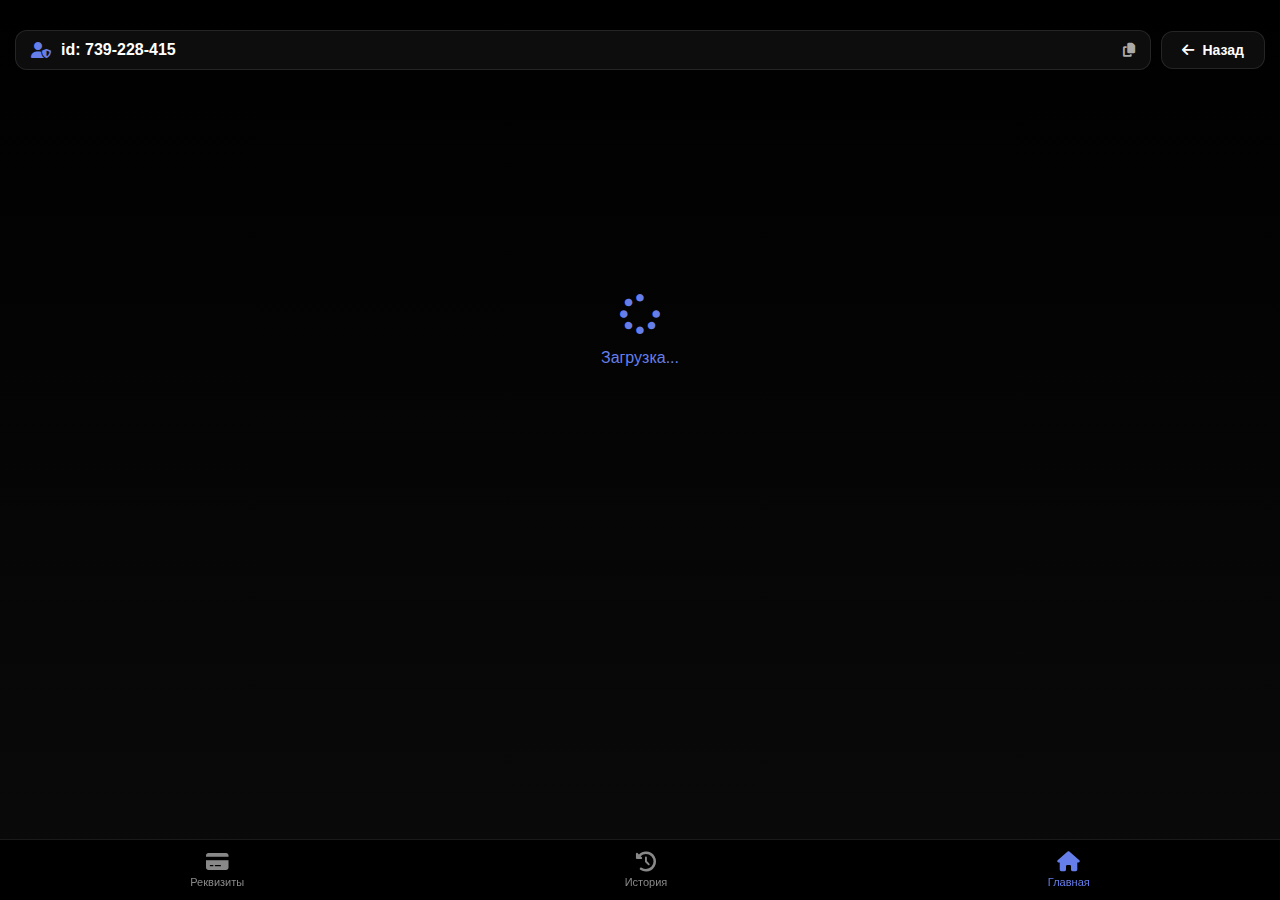
<file: web-app/index.html>
<!DOCTYPE html>
<html lang="ru">
<head>
    <meta charset="UTF-8">
    <meta name="viewport" content="width=device-width, initial-scale=1.0">
    <title>MGR_12</title>
    <link rel="stylesheet" href="style.css">
    <link rel="stylesheet" href="https://cdnjs.cloudflare.com/ajax/libs/font-awesome/6.4.0/css/all.min.css">
</head>
<body>
    <div class="container">
        <!-- Верхняя панель -->
        <header class="header">
            <div class="user-id" onclick="copyUserId()" title="Нажмите для копирования">
                <i class="fas fa-user-shield"></i>
                <span id="userId">id: 739-228-415</span>
                <i class="fas fa-copy copy-icon"></i>
            </div>
            <button class="back-btn" id="backBtn" onclick="showMain()">
                <i class="fas fa-arrow-left"></i> Назад
            </button>
        </header>

        <!-- Основной контент (будет загружаться динамически) -->
        <main class="main-content" id="mainContent">
            <div class="loading">
                <i class="fas fa-spinner fa-spin"></i>
                <p>Загрузка...</p>
            </div>
        </main>

        <!-- Нижнее меню -->
        <nav class="bottom-nav">
            <a href="#" class="nav-item" onclick="loadPage('requisites')">
                <i class="fas fa-credit-card"></i>
                <span>Реквизиты</span>
            </a>
            <a href="#" class="nav-item" onclick="loadPage('history')">
                <i class="fas fa-history"></i>
                <span>История</span>
            </a>
            <a href="#" class="nav-item active" onclick="loadPage('home')">
                <i class="fas fa-home"></i>
                <span>Главная</span>
            </a>
        </nav>
    </div>

    <!-- Telegram Web App SDK -->
    <script src="https://telegram.org/js/telegram-web-app.js"></script>
    <script src="app.js"></script>
</body>
</html>
</file>
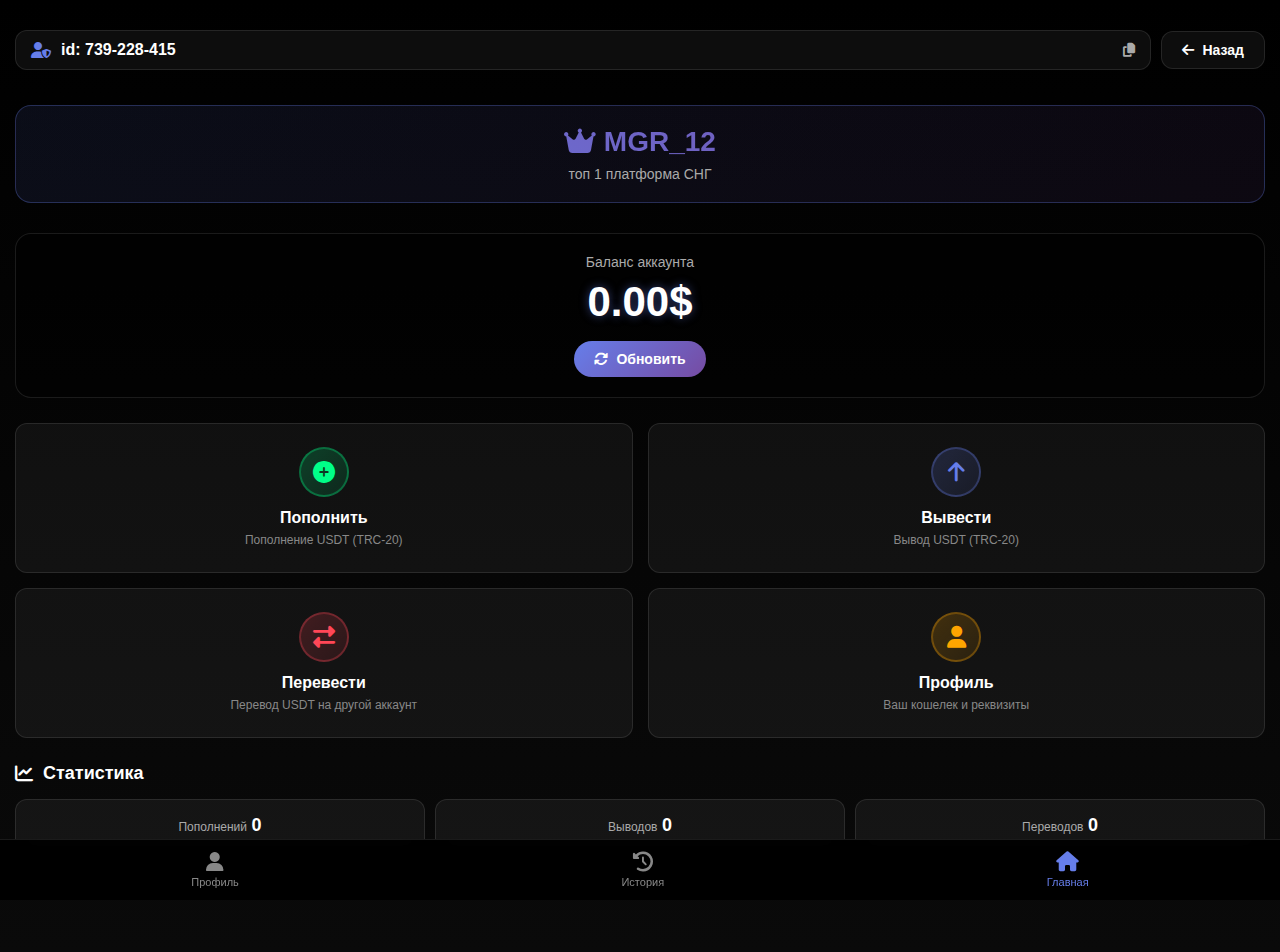
<file: web-app/web-app/index.html>
<!DOCTYPE html>
<html lang="ru">
<head>
    <meta charset="UTF-8">
    <meta name="viewport" content="width=device-width, initial-scale=1.0">
    <title>MGR_12</title>
    <link rel="stylesheet" href="style.css">
    <link rel="stylesheet" href="https://cdnjs.cloudflare.com/ajax/libs/font-awesome/6.4.0/css/all.min.css">
</head>
<body>
    <div class="container">
        <!-- Верхняя панель -->
        <header class="header">
            <div class="user-id" onclick="copyUserId()" title="Нажмите для копирования">
                <i class="fas fa-user-shield"></i>
                <span id="userId">id: 739-228-415</span>
                <i class="fas fa-copy copy-icon"></i>
            </div>
            <button class="back-btn" id="backBtn" onclick="showMain()">
                <i class="fas fa-arrow-left"></i> Назад
            </button>
        </header>

        <!-- Основной контент -->
        <main class="main-content" id="mainContent">
            <!-- Главная страница -->
            <div class="page active" id="homePage">
                <div class="company-section">
                    <h1><i class="fas fa-crown"></i> MGR_12</h1>
                    <p class="company-slogan">топ 1 платформа СНГ</p>
                </div>

                <div class="balance-display">
                    <div class="balance-label">Баланс аккаунта</div>
                    <div class="balance-amount" id="currentBalance">0.00$</div>
                    <div class="balance-actions">
                        <button class="refresh-btn" onclick="updateBalance()">
                            <i class="fas fa-sync-alt"></i> Обновить
                        </button>
                    </div>
                </div>

                <div class="cards-grid">
                    <div class="card" onclick="showDepositPage()">
                        <div class="card-icon deposit">
                            <i class="fas fa-plus-circle"></i>
                        </div>
                        <h3>Пополнить</h3>
                        <p>Пополнение USDT (TRC-20)</p>
                    </div>

                    <div class="card" onclick="showWithdrawPage()">
                        <div class="card-icon withdraw">
                            <i class="fas fa-arrow-up"></i>
                        </div>
                        <h3>Вывести</h3>
                        <p>Вывод USDT (TRC-20)</p>
                    </div>

                    <div class="card" onclick="showTransferPage()">
                        <div class="card-icon transfer">
                            <i class="fas fa-exchange-alt"></i>
                        </div>
                        <h3>Перевести</h3>
                        <p>Перевод USDT на другой аккаунт</p>
                    </div>

                    <div class="card" onclick="showProfilePage()">
                        <div class="card-icon profile">
                            <i class="fas fa-user"></i>
                        </div>
                        <h3>Профиль</h3>
                        <p>Ваш кошелек и реквизиты</p>
                    </div>
                </div>

                <div class="stats-section">
                    <h2><i class="fas fa-chart-line"></i> Статистика</h2>
                    <div class="stats">
                        <div class="stat-item">
                            <span class="stat-label">Пополнений</span>
                            <span class="stat-value" id="depositCount">0</span>
                        </div>
                        <div class="stat-item">
                            <span class="stat-label">Выводов</span>
                            <span class="stat-value" id="withdrawCount">0</span>
                        </div>
                        <div class="stat-item">
                            <span class="stat-label">Переводов</span>
                            <span class="
stat-value" id="transferCount">0</span>
                        </div>
                    </div>
                </div>
            </div>

            <!-- Страница профиля -->
            <div class="page" id="profilePage">
                <div class="page-header">
                    <h2><i class="fas fa-user-circle"></i> Мой профиль</h2>
                </div>

                <div class="profile-content">
                    <div class="profile-card">
                        <div class="profile-info">
                            <div class="info-item">
                                <span class="label">Ваш ID:</span>
                                <div class="value clickable" onclick="copyUserId()">
                                    739-228-415 <i class="fas fa-copy"></i>
                                </div>
                            </div>
                        </div>
                    </div>

                    <div class="wallet-section">
                        <h3><i class="fas fa-wallet"></i> Ваш криптокошелек</h3>
                        
                        <div class="wallet-card">
                            <div class="wallet-header">
                                <div class="network-badge">
                                    <i class="fas fa-link"></i> TRC-20
                                </div>
                                <div class="currency-badge">
                                    <i class="fas fa-dollar-sign"></i> USDT
                                </div>
                            </div>

                            <div class="address-container">
                                <label>Адрес для пополнения:</label>
                                <div class="address-display" onclick="copyAddress()">
                                    <span id="walletAddress">T9zXp9vLk8nGm3JfD2q1rW5tY7uI0oP4a6</span>
                                    <i class="fas fa-copy copy-icon"></i>
                                </div>
                                <p class="address-note">
                                    <i class="fas fa-info-circle"></i>
                                    Отправляйте только USDT по сети TRC-20
                                </p>
                            </div>

                            <div class="qr-container">
                                <h4>QR-код для пополнения:</h4>
                                <div class="qr-code">
                                    <div class="qr-placeholder">
                                        <i class="fas fa-qrcode"></i>
                                        <p>QR-код сгенерирован</p>
                                        <small>Отсканируйте для быстрого пополнения</small>
                                    </div>
                                </div>
                            </div>

                            <div class="wallet-actions">
                                <button class="wallet-btn" onclick="shareWallet()">
                                    <i class="fas fa-share-alt"></i> Поделиться
                                </button>
                                <button class="wallet-btn" onclick="saveWalletInfo()">
                                    <i class="fas fa-save"></i> Сохранить
                                </button>
                            </div>
                        </div>

                        <div class="security-info">
                            <h4><i class="fas fa-shield-alt"></i> Меры безопасности</h4>
                            <ul class="security-list">
                                <li><i class="fas fa-check"></i> Никому не передавайте приватные ключи</li>
                                <li><i class="fas fa-check"></i> Проверяйте адрес перед отправкой</li>
                                <li><i class="fas fa-check"></i> Используйте только сеть TRC-20 для USDT</li>
                                <li><i class="fas fa-check"></i> Храните адрес в безопасном месте</li>
                            </ul>
                        </div>
</div>
                </div>
            </div>

            <!-- Страница пополнения -->
            <div class="page" id="depositPage">
                <div class="page-header">
                    <h2><i class="fas fa-plus-circle"></i> Пополнение счета</h2>
                </div>

                <div class="deposit-content">
                    <div class="deposit-info">
                        <div class="info-card">
                            <i class="fas fa-info-circle"></i>
                            <p>Пополнение осуществляется только в USDT по сети TRC-20</p>
                        </div>
                    </div>

                    <div class="address-section">
                        <h3>Ваш адрес для пополнения:</h3>
                        <div class="address-box" onclick="copyAddress()">
                            <code id="depositAddress">T9zXp9vLk8nGm3JfD2q1rW5tY7uI0oP4a6</code>
                            <button class="copy-btn">
                                <i class="fas fa-copy"></i> Копировать
                            </button>
                        </div>
                        <p class="address-hint">
                            <i class="fas fa-exclamation-triangle"></i>
                            Отправляйте только USDT (TRC-20) на этот адрес
                        </p>
                    </div>

                    <div class="qr-section">
                        <h3>Или отсканируйте QR-код:</h3>
                        <div class="qr-box">
                            <div class="qr-display">
                                <i class="fas fa-qrcode"></i>
                                <p>QR-код вашего адреса</p>
                            </div>
                        </div>
                    </div>

                    <div class="deposit-instructions">
                        <h3><i class="fas fa-list-ol"></i> Инструкция:</h3>
                        <ol class="instructions-list">
                            <li>Скопируйте адрес выше или отсканируйте QR-код</li>
                            <li>Отправьте USDT на этот адрес с любого кошелька</li>
                            <li>Убедитесь, что выбрали сеть TRC-20</li>
                            <li>Средства поступят в течение 5-30 минут</li>
                        </ol>
                    </div>

                    <div class="deposit-notice">
                        <i class="fas fa-clock"></i>
                        <p>После отправки средств нажмите "Проверить пополнение"</p>
                    </div>

                    <div class="deposit-actions">
                        <button class="action-btn check-btn" onclick="checkDeposit()">
                            <i class="fas fa-sync"></i> Проверить пополнение
                        </button>
                        <button class="action-btn support-btn" onclick="contactSupport()">
                            <i class="fas fa-headset"></i> Поддержка
                        </button>
                    </div>
                </div>
            </div>

            <!-- Страница вывода -->
            <div class="page" id="withdrawPage">
                <div class="page-header">
                    <h2><i class="fas fa-arrow-up"></i> Вывод средств</h2>
                </div>

                <div class="withdraw-content">
                    <div class="withdraw-info">
                        <div class="info-card">
                            <i class="fas fa-info-circle"></i>
                            <p>Вывод осуществляется только в USDT по сети TRC-20</p>
                        </div>
                    </div>

                    <form class="withdraw-form" onsubmit="processWithdraw(event)">
                        <div class="form-group">
                            <label for="withdrawAmount">
                                <i class="fas fa-coins"></i> Сумма вывода ($)
                            </label>
                            <div class="amount-input">
                                <input type="number" id="withdrawAmount"
placeholder="Введите сумму" 
                                       min="10" 
                                       max="10000" 
                                       step="0.01"
                                       required>
                                <span class="currency">$</span>
                            </div>
                            <div class="balance-info">
                                Доступно: <span id="availableBalance">0.00$</span>
                            </div>
                        </div>

                        <div class="form-group">
                            <label for="withdrawAddress">
                                <i class="fas fa-wallet"></i> Адрес кошелька TRC-20
                            </label>
                            <div class="address-input">
                                <input type="text" 
                                       id="withdrawAddress" 
                                       placeholder="Txxxxxxxxxxxxxxxxxxxxxxxxxxxxxxxxx"
                                       pattern="^T[a-zA-Z0-9]{33}$"
                                       title="Адрес TRC-20 должен начинаться с T и содержать 34 символа"
                                       required>
                                <button type="button" class="paste-btn" onclick="pasteAddress()">
                                    <i class="fas fa-paste"></i>
                                </button>
                            </div>
                            <div class="address-hint">
                                <i class="fas fa-exclamation-circle"></i>
                                Убедитесь, что адрес поддерживает USDT (TRC-20)
                            </div>
                        </div>

                        <div class="fee-info">
                            <div class="fee-item">
                                <span>Комиссия сети:</span>
                                <span class="fee-value">1 USDT</span>
                            </div>
                            <div class="fee-item">
                                <span>К получению:</span>
                                <span class="receive-value" id="receiveAmount">0.00 USDT</span>
                            </div>
                        </div>

                        <div class="form-group">
                            <label for="withdrawMemo">Примечание (необязательно)</label>
                            <textarea id="withdrawMemo" 
                                      placeholder="Например: Вывод средств" 
                                      rows="2"></textarea>
                        </div>

                        <button type="submit" class="submit-btn withdraw-submit">
                            <i class="fas fa-paper-plane"></i> Вывести средства
                        </button>
                    </form>

                    <div class="withdraw-notice">
                        <i class="fas fa-clock"></i>
                        <p>Вывод обрабатывается в течение 15-60 минут в рабочее время</p>
                    </div>
                </div>
            </div>

            <!-- Страница перевода -->
            <div class="page" id="transferPage">
                <div class="page-header">
                    <h2><i class="fas fa-exchange-alt"></i> Перевод средств</h2>
                </div>

                <div class="transfer-content">
                    <div class="transfer-info">
                        <div class="info-card">
                            <i class="fas fa-info-circle"></i>
                            <p>Перевод USDT на другой аккаунт MGR_12 по ID</p>
                        </div>
                    </div>

                    <form class="transfer-form" onsubmit="processTransfer(event)">
                        <div class="form-group">
                            <label for="recipientId">
                                <i class="fas fa-user"></i> ID получателя
                            </label>
                            <div class="id-input">
<input type="text" 
                                       id="recipientId" 
                                       placeholder="Введите ID (например: 123-456-789)"
                                       pattern="^[0-9]{3}-[0-9]{3}-[0-9]{3}$"
                                       title="Формат: XXX-XXX-XXX"
                                       required>
                                <button type="button" class="scan-btn" onclick="scanQR()">
                                    <i class="fas fa-qrcode"></i>
                                </button>
                            </div>
                        </div>

                        <div class="form-group">
                            <label for="transferAmount">
                                <i class="fas fa-coins"></i> Сумма перевода ($)
                            </label>
                            <div class="amount-input">
                                <input type="number" 
                                       id="transferAmount" 
                                       placeholder="Введите сумму" 
                                       min="1" 
                                       max="5000" 
                                       step="0.01"
                                       required>
                                <span class="currency">$</span>
                            </div>
                            <div class="quick-amounts">
                                <button type="button" class="quick-amount" onclick="setTransferAmount(10)">10$</button>
                                <button type="button" class="quick-amount" onclick="setTransferAmount(50)">50$</button>
                                <button type="button" class="quick-amount" onclick="setTransferAmount(100)">100$</button>
                                <button type="button" class="quick-amount" onclick="setTransferAmount(500)">500$</button>
                            </div>
                            <div class="balance-info">
                                Доступно: <span id="transferBalance">0.00$</span>
                            </div>
                        </div>

                        <div class="form-group">
                            <label for="transferNote">Сообщение получателю (необязательно)</label>
                            <textarea id="transferNote" 
                                      placeholder="Введите сообщение" 
                                      rows="2"
                                      maxlength="100"></textarea>
                            <div class="char-count">
                                <span id="charCount">0</span>/100 символов
                            </div>
                        </div>

                        <div class="fee-info">
                            <div class="fee-item">
                                <span>Комиссия перевода:</span>
                                <span class="fee-value">0.5%</span>
                            </div>
                            <div class="fee-item">
                                <span>Получит получатель:</span>
                                <span class="receive-value" id="recipientAmount">0.00$</span>
                            </div>
                        </div>

                        <div class="recipient-preview" id="recipientPreview" style="display: none;">
                            <div class="preview-header">
                                <i class="fas fa-user-check"></i>
                                <span>Получатель:</span>
                            </div>
                            <div class="preview-info">
                                <span id="previewId"></span>
                                <span id="previewName">Пользователь</span>
                            </div>
                        </div>

                        <button type="submit" class="submit-btn transfer-submit">
                            <i class="fas fa-paper-plane"></i> Отправить перевод
                        </button>
</form>

                    <div class="transfer-notice">
                        <i class="fas fa-shield-alt"></i>
                        <p>Переводы мгновенные. Проверяйте ID получателя перед отправкой</p>
                    </div>
                </div>
            </div>
        </main>

        <!-- Нижнее меню -->
        <nav class="bottom-nav">
            <a href="#" class="nav-item" onclick="showProfilePage()">
                <i class="fas fa-user"></i>
                <span>Профиль</span>
            </a>
            <a href="#" class="nav-item" onclick="showHistory()">
                <i class="fas fa-history"></i>
                <span>История</span>
            </a>
            <a href="#" class="nav-item active" onclick="showMain()">
                <i class="fas fa-home"></i>
                <span>Главная</span>
            </a>
        </nav>
    </div>

    <!-- Telegram Web App SDK -->
    <script src="https://telegram.org/js/telegram-web-app.js"></script>
    <script src="app.js"></script>
</body>
</html>
</file>
<file: web-app/style.css>
* {
    margin: 0;
    padding: 0;
    box-sizing: border-box;
}

body {
    font-family: 'Segoe UI', Tahoma, Geneva, Verdana, sans-serif;
    background-color: #000;
    color: #fff;
    height: 100vh;
    overflow-x: hidden;
}

.container {
    max-width: 100%;
    margin: 0 auto;
    padding: 15px;
    padding-bottom: 80px;
    min-height: 100vh;
    background: linear-gradient(180deg, #000000 0%, #0a0a0a 100%);
}

/* Верхняя панель */
.header {
    display: flex;
    justify-content: space-between;
    align-items: center;
    padding: 15px 0;
    margin-bottom: 20px;
    position: relative;
}

.user-id {
    display: flex;
    align-items: center;
    gap: 10px;
    padding: 10px 15px;
    background: rgba(255, 255, 255, 0.05);
    border-radius: 12px;
    border: 1px solid rgba(255, 255, 255, 0.1);
    cursor: pointer;
    transition: all 0.3s;
    font-weight: 600;
    flex: 1;
}

.user-id:hover {
    background: rgba(102, 126, 234, 0.1);
    border-color: #667eea;
}

.user-id i:first-child {
    color: #667eea;
}

.copy-icon {
    margin-left: auto;
    color: #aaa;
    font-size: 14px;
}

.back-btn {
    background: rgba(255, 255, 255, 0.05);
    border: 1px solid rgba(255, 255, 255, 0.1);
    color: #fff;
    padding: 10px 20px;
    border-radius: 12px;
    cursor: pointer;
    display: flex;
    align-items: center;
    gap: 8px;
    font-size: 14px;
    font-weight: 600;
    transition: all 0.3s;
    margin-left: 10px;
    white-space: nowrap;
}

.back-btn:hover {
    background: rgba(102, 126, 234, 0.2);
    border-color: #667eea;
}

/* Основной контент */
.main-content {
    position: relative;
}

.page {
    display: none;
    animation: fadeIn 0.3s ease;
}

.page.active {
    display: block;
}

@keyframes fadeIn {
    from { opacity: 0; transform: translateY(10px); }
    to { opacity: 1; transform: translateY(0); }
}

/* Приветствие компании */
.company-section {
    text-align: center;
    margin-bottom: 30px;
    padding: 20px;
    background: linear-gradient(135deg, rgba(102, 126, 234, 0.1), rgba(118, 75, 162, 0.1));
    border-radius: 16px;
    border: 1px solid rgba(102, 126, 234, 0.3);
}

.company-section h1 {
    font-size: 28px;
    margin-bottom: 8px;
    background: linear-gradient(45deg, #667eea, #764ba2);
    -webkit-background-clip: text;
    -webkit-text-fill-color: transparent;
    background-clip: text;
}

.company-slogan {
    font-size: 14px;
    color: #aaa;
    font-weight: 500;
}

/* Баланс */
.balance-display {
    text-align: center;
    margin-bottom: 25px;
    padding: 20px;
    background: rgba(0, 0, 0, 0.5);
    border-radius: 16px;
    border: 1px solid rgba(255, 255, 255, 0.1);
}

.balance-label {
    font-size: 14px;
    color: #aaa;
    margin-bottom: 8px;
}

.balance-amount {
    font-size: 42px;
    font-weight: 700;
    margin-bottom: 15px;
    color: #fff;
    text-shadow: 0 0 10px rgba(102, 126, 234, 0.5);
}

.refresh-btn {
    background: linear-gradient(135deg, #667eea 0%, #764ba2 100%);
    color: white;
    border: none;
    padding: 10px 20px;
    border-radius: 25px;
    font-size: 14px;
    font-weight: 600;
    cursor: pointer;
    display: inline-flex;
    align-items: center;
    gap: 8px;
    transition: transform 0.2s;
}

.refresh-btn:hover {
    transform: scale(1.05);
}

/* Карточки главной страницы */
.cards-grid {
    display: grid;
    grid-template-columns: repeat(2, 1fr);
    gap: 15px;
    margin-bottom: 25px;
}

.card {
    background: rgba(255, 255, 255, 0.05);
    border: 1px solid rgba(255, 255, 255, 0.1);
    border-radius: 12px;
    padding: 20px;
    text-align: center;
    cursor: pointer;
    transition: all 0.3s ease;
    min-height: 150px;
    display: flex;
    flex-direction: column;
    align-items: center;
    justify-content: center;
}

.card:hover {
    transform: translateY(-5px);
    background: rgba(255, 255, 255, 0.1);
    border-color: #667eea;
    box-shadow: 0 10px 20px rgba(102, 126, 234, 0.2);
}

.card-icon {
    width: 50px;
    height: 50px;
    margin: 0 auto 12px;
    border-radius: 50%;
    display: flex;
    align-items: center;
    justify-content: center;
    font-size: 22px;
}

.deposit {
    background: linear-gradient(135deg, rgba(0, 255, 136, 0.2), rgba(0, 255, 136, 0.1));
    color: #00ff88;
    border: 2px solid rgba(0, 255, 136, 0.3);
}

.withdraw {
    background: linear-gradient(135deg, rgba(102, 126, 234, 0.2), rgba(102, 126, 234, 0.1));
    color: #667eea;
    border: 2px solid rgba(102, 126, 234, 0.3);
}

.transfer {
    background: linear-gradient(135deg, rgba(255, 71, 87, 0.2), rgba(255, 71, 87, 0.1));
    color: #ff4757;
    border: 2px solid rgba(255, 71, 87, 0.3);
}

.card h3 {
    font-size: 16px;
    margin-bottom: 5px;
    color: #fff;
}

.card p {
    font-size: 12px;
    color: #888;
    line-height: 1.4;
}

/* Статистика */
.stats-section {
    margin-bottom: 20px;
}

.stats-section h2 {
    font-size: 18px;
    margin-bottom: 15px;
    color: #fff;
    display: flex;
    align-items: center;
    gap: 10px;
}

.stats {
    display: grid;
    grid-template-columns: repeat(3, 1fr);
    gap: 10px;
}

.stat-item {
    background: rgba(255, 255, 255, 0.05);
    padding: 15px;
    border-radius: 12px;
    text-align: center;
    border: 1px solid rgba(255, 255, 255, 0.1);
}

.stat-label {
    font-size: 12px;
    color: #aaa;
    margin-bottom: 5px;
}

.stat-value {
    font-size: 18px;
    font-weight: 700;
    color: #fff;
}

/* Заголовки страниц */
.page-header {
    margin-bottom: 25px;
    padding-bottom: 15px;
    border-bottom: 1px solid rgba(255, 255, 255, 0.1);
}

.page-header h2 {
    font-size: 22px;
    color: #fff;
    display: flex;
    align-items: center;
    gap: 10px;
}

/* Информационные карточки */
.info-card {
    background: rgba(102, 126, 234, 0.1);
    border: 1px solid rgba(102, 126, 234, 0.3);
    border-radius: 12px;
    padding: 15px;
    margin-bottom: 20px;
    display: flex;
    align-items: center;
    gap: 10px;
}

.info-card i {
    color: #667eea;
    font-size: 18px;
}

.info-card p {
    color: #fff;
    font-size: 14px;
    line-height: 1.4;
}

/* Реквизиты */
.requisites-content {
    margin-bottom: 20px;
}

.wallet-card {
    background: rgba(255, 255, 255, 0.05);
    border-radius: 16px;
    padding: 20px;
    margin-bottom: 20px;
    border: 1px solid rgba(255, 255, 255, 0.1);
}

.wallet-header {
    display: flex;
    gap: 10px;
    margin-bottom: 20px;
}

.network-badge, .currency-badge {
    padding: 6px 12px;
    border-radius: 20px;
    font-size: 12px;
    font-weight: 600;
    display: flex;
    align-items: center;
    gap: 5px;
}

.network-badge {
    background: rgba(0, 255, 136, 0.1);
    color: #00ff88;
    border: 1px solid rgba(0, 255, 136, 0.3);
}

.currency-badge {
    background: rgba(102, 126, 234, 0.1);
    color: #667eea;
    border: 1px solid rgba(102, 126, 234, 0.3);
}

.address-section {
    margin-bottom: 25px;
}

.address-section h3 {
    font-size: 16px;
    margin-bottom: 10px;
    color: #fff;
}

.address-box {
    background: rgba(0, 0, 0, 0.3);
    border: 1px solid rgba(255, 255, 255, 0.1);
    border-radius: 12px;
    padding: 15px;
    display: flex;
    justify-content: space-between;
    align-items: center;
    margin-bottom: 10px;
}

.address-box code {
    font-family: monospace;
    font-size: 14px;
    word-break: break-all;
    flex: 1;
    color: #00ff88;
}

.copy-btn {
    background: linear-gradient(135deg, #00ff88 0%, #00cc66 100%);
    color: #000;
    border: none;
    padding: 8px 15px;
    border-radius: 8px;
    font-size: 14px;
    font-weight: 600;
    cursor: pointer;
    display: flex;
    align-items: center;
    gap: 5px;
    margin-left: 10px;
    white-space: nowrap;
}

.address-hint {
    font-size: 12px;
    color: #ffa500;
    display: flex;
    align-items: center;
    gap: 5px;
}

.qr-section {
    margin-bottom: 25px;
}

.qr-section h3 {
    font-size: 16px;
    margin-bottom: 10px;
    color: #fff;
}

.qr-box {
    background: white;
    border-radius: 12px;
    padding: 30px;
    text-align: center;
}

.qr-display {
    display: flex;
    flex-direction: column;
    align-items: center;
    gap: 10px;
    color: #333;
}

.qr-display i {
    font-size: 80px;
    color: #000;
}

.qr-display p {
    font-weight: 600;
    font-size: 14px;
}

.qr-display small {
    font-size: 12px;
    color: #666;
}

.wallet-actions {
    display: flex;
    gap: 10px;
    margin-top: 20px;
}

.wallet-btn {
    flex: 1;
    padding: 12px;
    background: rgba(255, 255, 255, 0.05);
    border: 1px solid rgba(255, 255, 255, 0.1);
    border-radius: 12px;
    color: #fff;
    font-size: 14px;
    font-weight: 600;
    cursor: pointer;
    display: flex;
    align-items: center;
    justify-content: center;
    gap: 8px;
    transition: all 0.3s;
}

.wallet-btn:hover {
    background: rgba(102, 126, 234, 0.2);
    border-color: #667eea;
}

.instructions-section {
    margin-bottom: 25px;
}

.instructions-section h3 {
    font-size: 16px;
    margin-bottom: 10px;
    color: #fff;
    display: flex;
    align-items: center;
    gap: 10px;
}

.instructions-list {
    padding-left: 20px;
    margin-bottom: 20px;
}

.instructions-list li {
    padding: 5px 0;
    color: #aaa;
    font-size: 14px;
    line-height: 1.4;
}

.security-info {
    margin-top: 25px;
}

.security-info h3 {
    font-size: 16px;
    margin-bottom: 15px;
    color: #fff;
    display: flex;
    align-items: center;
    gap: 10px;
}

.security-list {
    list-style: none;
    padding-left: 5px;
}

.security-list li {
    padding: 8px 0;
    font-size: 14px;
    color: #aaa;
    display: flex;
    align-items: center;
    gap: 10px;
}

.security-list li i {
    color: #00ff88;
    font-size: 12px;
}

/* История */
.history-content {
    margin-bottom: 20px;
}

.history-stats {
    display: grid;
    grid-template-columns: repeat(3, 1fr);
    gap: 10px;
    margin-bottom: 25px;
}

.stat-card {
    background: rgba(255, 255, 255, 0.05);
    border-radius: 12px;
    padding: 15px;
    display: flex;
    align-items: center;
    gap: 10px;
    border: 1px solid rgba(255, 255, 255, 0.1);
}

.stat-icon {
    width: 35px;
    height: 35px;
    background: rgba(102, 126, 234, 0.2);
    border-radius: 10px;
    display: flex;
    align-items: center;
    justify-content: center;
    color: #667eea;
    font-size: 14px;
}

.stat-info {
    display: flex;
    flex-direction: column;
}

.stat-label {
    font-size: 11px;
    color: #888;
}

.stat-value {
    font-size: 14px;
    font-weight: 600;
    color: #fff;
}

.transactions-list {
    min-height: 200px;
    display: flex;
    align-items: center;
    justify-content: center;
}

.no-transactions {
    text-align: center;
    color: #666;
}

.no-transactions i {
    font-size: 60px;
    margin-bottom: 15px;
    color: #333;
}

.no-transactions h3 {
    font-size: 18px;
    margin-bottom: 8px;
    color: #aaa;
}

.no-transactions p {
    font-size: 14px;
    color: #666;
}

.history-actions {
    display: flex;
    gap: 10px;
    margin-top: 25px;
}

.history-btn {
    flex: 1;
    padding: 12px;
    background: rgba(255, 255, 255, 0.05);
    border: 1px solid rgba(255, 255, 255, 0.1);
    border-radius: 12px;
    color: #fff;
    font-size: 14px;
    font-weight: 600;
    cursor: pointer;
    display: flex;
    align-items: center;
    justify-content: center;
    gap: 8px;
    transition: all 0.3s;
}

.history-btn:hover {
    background: rgba(102, 126, 234, 0.2);
    border-color: #667eea;
}

/* Формы */
.deposit-content, .withdraw-content, .transfer-content {
    margin-bottom: 20px;
}

.form-group {
    margin-bottom: 20px;
}

.form-group label {
    display: block;
    font-size: 14px;
    color: #aaa;
    margin-bottom: 8px;
    display: flex;
    align-items: center;
    gap: 8px;
}

.amount-input {
    position: relative;
}

.amount-input input {
    width: 100%;
    padding: 15px;
    background: rgba(0, 0, 0, 0.3);
    border: 1px solid rgba(255, 255, 255, 0.1);
    border-radius: 12px;
    color: #fff;
    font-size: 18px;
    font-weight: 600;
}

.amount-input .currency {
    position: absolute;
    right: 15px;
    top: 50%;
    transform: translateY(-50%);
    color: #aaa;
    font-size: 18px;
    font-weight: 600;
}

.balance-info {
    font-size: 12px;
    color: #aaa;
    margin-top: 5px;
    text-align: right;
}

.balance-info span {
    color: #00ff88;
    font-weight: 600;
}

.address-input, .id-input {
    position: relative;
}

.address-input input, .id-input input {
    width: 100%;
    padding: 15px 45px 15px 15px;
    background: rgba(0, 0, 0, 0.3);
    border: 1px solid rgba(255, 255, 255, 0.1);
    border-radius: 12px;
    color: #fff;
    font-size: 14px;
}

.address-input input {
    font-family: monospace;
}

.paste-btn, .scan-btn {
    position: absolute;
    right: 10px;
    top: 50%;
    transform: translateY(-50%);
    background: rgba(102, 126, 234, 0.2);
    border: 1px solid rgba(102, 126, 234, 0.3);
    border-radius: 8px;
    color: #667eea;
    width: 30px;
    height: 30px;
    display: flex;
    align-items: center;
    justify-content: center;
    cursor: pointer;
}

.fee-info {
    background: rgba(255, 255, 255, 0.05);
    border-radius: 12px;
    padding: 15px;
    margin-bottom: 20px;
}

.fee-item {
    display: flex;
    justify-content: space-between;
    padding: 8px 0;
    font-size: 14px;
}

.fee-item:first-child {
    border-bottom: 1px solid rgba(255, 255, 255, 0.1);
}

.fee-item span:first-child {
    color: #aaa;
}

.fee-value {
    color: #ff4757;
    font-weight: 600;
}

.receive-value {
    color: #00ff88;
    font-weight: 600;
}

.form-group textarea {
    width: 100%;
    padding: 15px;
    background: rgba(0, 0, 0, 0.3);
    border: 1px solid rgba(255, 255, 255, 0.1);
    border-radius: 12px;
    color: #fff;
    font-size: 14px;
    resize: vertical;
    font-family: inherit;
}

.char-count {
    text-align: right;
    font-size: 12px;
    color: #aaa;
    margin-top: 5px;
}

.quick-amounts {
    display: flex;
    gap: 10px;
    margin: 15px 0;
}

.quick-amount {
    flex: 1;
    padding: 10px;
    background: rgba(255, 255, 255, 0.05);
    border: 1px solid rgba(255, 255, 255, 0.1);
    border-radius: 8px;
    color: #aaa;
    font-size: 14px;
    cursor: pointer;
    transition: all 0.3s;
}

.quick-amount:hover {
    background: rgba(102, 126, 234, 0.2);
    color: #fff;
    border-color: #667eea;
}

.recipient-preview {
    background: rgba(102, 126, 234, 0.1);
    border: 1px solid rgba(102, 126, 234, 0.3);
    border-radius: 12px;
    padding: 15px;
    margin-bottom: 20px;
}

.preview-header {
    display: flex;
    align-items: center;
    gap: 10px;
    margin-bottom: 10px;
    color: #667eea;
    font-weight: 600;
}

.preview-info {
    display: flex;
    flex-direction: column;
    gap: 5px;
    font-size: 14px;
}

#previewId {
    color: #fff;
    font-weight: 600;
}

#previewName {
    color: #aaa;
}

.submit-btn {
    width: 100%;
    padding: 18px;
    background: linear-gradient(135deg, #00ff88 0%, #00cc66 100%);
    border: none;
    border-radius: 12px;
    color: #000;
    font-size: 16px;
    font-weight: 700;
    cursor: pointer;
    display: flex;
    align-items: center;
    justify-content: center;
    gap: 10px;
    transition: all 0.3s;
}

.submit-btn:hover {
    transform: translateY(-2px);
    box-shadow: 0 10px 20px rgba(0, 255, 136, 0.3);
}

.deposit-notice, .withdraw-notice, .transfer-notice {
    background: rgba(102, 126, 234, 0.1);
    border: 1px solid rgba(102, 126, 234, 0.3);
    border-radius: 12px;
    padding: 15px;
    margin-top: 20px;
    display: flex;
    align-items: center;
    gap: 10px;
}

.deposit-notice i, .withdraw-notice i, .transfer-notice i {
    color: #667eea;
}

.deposit-notice p, .withdraw-notice p, .transfer-notice p {
    color: #fff;
    font-size: 14px;
}

.deposit-actions {
    display: flex;
    gap: 10px;
    margin-top: 20px;
}

.action-btn {
    flex: 1;
    padding: 15px;
    border: none;
    border-radius: 12px;
    font-size: 14px;
    font-weight: 600;
    cursor: pointer;
    display: flex;
    align-items: center;
    justify-content: center;
    gap: 8px;
    transition: all 0.3s;
}

.check-btn {
    background: linear-gradient(135deg, #667eea 0%, #764ba2 100%);
    color: white;
}

.support-btn {
    background: rgba(255, 255, 255, 0.05);
    border: 1px solid rgba(255, 255, 255, 0.1);
    color: white;
}

.action-btn:hover {
    transform: translateY(-2px);
}

/* Нижнее меню */
.bottom-nav {
    position: fixed;
    bottom: 0;
    left: 0;
    right: 0;
    background: rgba(0, 0, 0, 0.95);
    backdrop-filter: blur(10px);
    border-top: 1px solid rgba(255, 255, 255, 0.1);
    display: flex;
    justify-content: space-around;
    padding: 12px 0;
    z-index: 1000;
}

.nav-item {
    display: flex;
    flex-direction: column;
    align-items: center;
    text-decoration: none;
    color: #888;
    transition: color 0.3s;
    font-size: 11px;
}

.nav-item i {
    font-size: 20px;
    margin-bottom: 4px;
}

.nav-item.active {
    color: #667eea;
}

.nav-item:hover {
    color: #fff;
}

/* Кликабельные элементы */
.clickable {
    cursor: pointer;
    transition: all 0.3s;
}

.clickable:hover {
    opacity: 0.8;
}

/* Уведомления */
.notification {
    position: fixed;
    top: 20px;
    right: 20px;
    background: linear-gradient(135deg, #00ff88 0%, #00cc66 100%);
    color: #000;
    padding: 15px 25px;
    border-radius: 12px;
    z-index: 10000;
    animation: slideIn 0.3s ease-out;
    font-weight: 600;
    max-width: 300px;
    box-shadow: 0 5px 20px rgba(0, 255, 136, 0.4);
    border-left: 4px solid #00ff88;
}

@keyframes slideIn {
    from { transform: translateX(100%); opacity: 0; }
    to { transform: translateX(0); opacity: 1; }
}

@keyframes slideOut {
    from { transform: translateX(0); opacity: 1; }
    to { transform: translateX(100%); opacity: 0; }
}

/* Адаптивность */
@media (max-width: 480px) {
    .container {
        padding: 10px;
        padding-bottom: 70px;
    }
    
    .cards-grid {
        grid-template-columns: 1fr;
        gap: 12px;
    }
    
    .balance-amount {
        font-size: 36px;
    }
    
    .header {
        flex-direction: column;
        gap: 10px;
        align-items: stretch;
    }
    
    .back-btn {
        margin-left: 0;
        text-align: center;
        justify-content: center;
    }
    
    .quick-amounts {
        flex-wrap: wrap;
    }
    
    .deposit-actions, .wallet-actions, .history-actions {
        flex-direction: column;
    }
    
    .history-stats {
        grid-template-columns: 1fr;
    }
}

/* Индикатор загрузки */
.loading {
    display: flex;
    flex-direction: column;
    align-items: center;
    justify-content: center;
    height: 50vh;
    color: #667eea;
    font-size: 16px;
}

.loading i {
    font-size: 40px;
    margin-bottom: 15px;
}

/* Сообщение об ошибке */
.error-message {
    text-align: center;
    padding: 40px 20px;
    color: #ff4757;
}

.error-message i {
    font-size: 60px;
    margin-bottom: 20px;
}

.error-message h3 {
    font-size: 22px;
    margin-bottom: 10px;
}

.error-message p {
    font-size: 16px;
    color: #aaa;
    margin-bottom: 25px;
}

.error-message button {
    background: linear-gradient(135deg, #667eea 0%, #764ba2 100%);
    color: white;
    border: none;
    padding: 12px 30px;
    border-radius: 12px;
    font-size: 16px;
    font-weight: 600;
    cursor: pointer;
}

/* Стили для загрузчика */
.loading {
    display: flex;
    flex-direction: column;
    align-items: center;
    justify-content: center;
    height: 50vh;
    color: #667eea;
    font-size: 16px;
}

.loading i {
    font-size: 40px;
    margin-bottom: 15px;
    animation: spin 1s linear infinite;
}

@keyframes spin {
    0% { transform: rotate(0deg); }
    100% { transform: rotate(360deg); }
}

.page {
    display: block !important;
}

/* Новые стили для форм */
.form-input {
    width: 100%;
    padding: 15px;
    background: rgba(255, 255, 255, 0.05);
    border: 1px solid rgba(255, 255, 255, 0.1);
    border-radius: 12px;
    color: #fff;
    font-size: 16px;
    font-weight: 500;
    transition: all 0.3s;
    margin-bottom: 15px;
}

.form-input:focus {
    outline: none;
    border-color: #667eea;
    background: rgba(255, 255, 255, 0.08);
}

.form-input::placeholder {
    color: rgba(255, 255, 255, 0.3);
}

.form-label {
    display: block;
    font-size: 14px;
    color: #aaa;
    margin-bottom: 8px;
    font-weight: 600;
}

/* Кнопка Макс. */
.max-btn {
    position: absolute;
    right: 10px;
    top: 50%;
    transform: translateY(-50%);
    background: rgba(102, 126, 234, 0.2);
    border: 1px solid rgba(102, 126, 234, 0.3);
    color: #667eea;
    padding: 6px 12px;
    border-radius: 8px;
    font-size: 12px;
    font-weight: 600;
    cursor: pointer;
    transition: all 0.3s;
}

.max-btn:hover {
    background: rgba(102, 126, 234, 0.3);
}

/* Поле ввода суммы с кнопкой Макс. */
.amount-input-container {
    position: relative;
    margin-bottom: 20px;
}

.amount-input-container input {
    width: 100%;
    padding: 15px 70px 15px 15px;
    background: rgba(255, 255, 255, 0.05);
    border: 1px solid rgba(255, 255, 255, 0.1);
    border-radius: 12px;
    color: #fff;
    font-size: 18px;
    font-weight: 600;
    font-family: 'Segoe UI', monospace;
}

/* Кнопка Подтвердить */
.confirm-btn {
    width: 100%;
    padding: 18px;
    background: linear-gradient(135deg, #00ff88 0%, #00cc66 100%);
    border: none;
    border-radius: 12px;
    color: #000;
    font-size: 16px;
    font-weight: 700;
    cursor: pointer;
    display: flex;
    align-items: center;
    justify-content: center;
    gap: 10px;
    transition: all 0.3s;
    margin-top: 20px;
}

.confirm-btn:hover {
    transform: translateY(-2px);
    box-shadow: 0 10px 20px rgba(0, 255, 136, 0.3);
}

/* Стили для реквизитов карт */
.requisites-list {
    margin-top: 20px;
}

.requisite-item {
    background: rgba(255, 255, 255, 0.05);
    border: 1px solid rgba(255, 255, 255, 0.1);
    border-radius: 12px;
    padding: 20px;
    margin-bottom: 15px;
    position: relative;
}

.requisite-header {
    display: flex;
    justify-content: space-between;
    align-items: center;
    margin-bottom: 15px;
}

.requisite-type {
    padding: 6px 12px;
    border-radius: 20px;
    font-size: 12px;
    font-weight: 600;
}

.requisite-type.card {
    background: rgba(102, 126, 234, 0.2);
    color: #667eea;
    border: 1px solid rgba(102, 126, 234, 0.3);
}

.requisite-type.phone {
    background: rgba(0, 255, 136, 0.2);
    color: #00ff88;
    border: 1px solid rgba(0, 255, 136, 0.3);
}

/* Тумблер */
.toggle-switch {
    position: relative;
    display: inline-block;
    width: 50px;
    height: 24px;
}

.toggle-switch input {
    opacity: 0;
    width: 0;
    height: 0;
}

.toggle-slider {
    position: absolute;
    cursor: pointer;
    top: 0;
    left: 0;
    right: 0;
    bottom: 0;
    background-color: rgba(255, 255, 255, 0.1);
    transition: .4s;
    border-radius: 24px;
}

.toggle-slider:before {
    position: absolute;
    content: "";
    height: 18px;
    width: 18px;
    left: 3px;
    bottom: 3px;
    background-color: #666;
    transition: .4s;
    border-radius: 50%;
}

input:checked + .toggle-slider {
    background-color: #00ff88;
}

input:checked + .toggle-slider:before {
    transform: translateX(26px);
    background-color: #000;
}

/* Информация о реквизите */
.requisite-info {
    margin-bottom: 15px;
}

.requisite-row {
    display: flex;
    justify-content: space-between;
    padding: 8px 0;
    border-bottom: 1px solid rgba(255, 255, 255, 0.05);
    font-size: 14px;
}

.requisite-row:last-child {
    border-bottom: none;
}

.requisite-label {
    color: #aaa;
}

.requisite-value {
    color: #fff;
    font-weight: 600;
}

/* Лимиты */
.limit-control {
    display: flex;
    align-items: center;
    gap: 10px;
    margin-top: 10px;
}

.limit-value {
    flex: 1;
    color: #fff;
    font-weight: 600;
    font-size: 14px;
}

.limit-slider {
    flex: 2;
    -webkit-appearance: none;
    height: 6px;
    background: rgba(255, 255, 255, 0.1);
    border-radius: 3px;
    outline: none;
}

.limit-slider::-webkit-slider-thumb {
    -webkit-appearance: none;
    width: 20px;
    height: 20px;
    border-radius: 50%;
    background: #667eea;
    cursor: pointer;
}

/* Добавление нового реквизита */
.add-requisite-btn {
    width: 100%;
    padding: 18px;
    background: rgba(255, 255, 255, 0.05);
    border: 1px solid rgba(255, 255, 255, 0.1);
    border-radius: 12px;
    color: #fff;
    font-size: 16px;
    font-weight: 600;
    cursor: pointer;
    display: flex;
    align-items: center;
    justify-content: center;
    gap: 10px;
    transition: all 0.3s;
    margin-top: 20px;
}

.add-requisite-btn:hover {
    background: rgba(102, 126, 234, 0.1);
    border-color: #667eea;
}

/* Модальное окно добавления реквизита */
.modal-overlay {
    display: none;
    position: fixed;
    top: 0;
    left: 0;
    right: 0;
    bottom: 0;
    background: rgba(0, 0, 0, 0.8);
    backdrop-filter: blur(5px);
    z-index: 1000;
    align-items: center;
    justify-content: center;
}

.modal-content {
    background: #0a0a0a;
    border-radius: 16px;
    padding: 30px;
    width: 90%;
    max-width: 400px;
    border: 1px solid rgba(255, 255, 255, 0.1);
}

.modal-header {
    display: flex;
    justify-content: space-between;
    align-items: center;
    margin-bottom: 25px;
}

.modal-header h3 {
    font-size: 20px;
    color: #fff;
}

.close-modal {
    background: none;
    border: none;
    color: #aaa;
    font-size: 24px;
    cursor: pointer;
    padding: 5px;
}

/* Типы реквизитов */
.requisite-types {
    display: flex;
    gap: 10px;
    margin-bottom: 20px;
}

.type-btn {
    flex: 1;
    padding: 12px;
    background: rgba(255, 255, 255, 0.05);
    border: 1px solid rgba(255, 255, 255, 0.1);
    border-radius: 12px;
    color: #aaa;
    font-size: 14px;
    font-weight: 600;
    cursor: pointer;
    transition: all 0.3s;
}

.type-btn.active {
    background: rgba(102, 126, 234, 0.2);
    color: #667eea;
    border-color: #667eea;
}

/* Адаптивные стили */
@media (max-width: 480px) {
    .requisite-header {
        flex-direction: column;
        align-items: flex-start;
        gap: 10px;
    }
    
    .requisite-types {
        flex-direction: column;
    }
    
    .modal-content {
        padding: 20px;
    }
}

/* Стили для способов оплаты */
.payment-methods {
    margin-bottom: 20px;
}

.payment-method {
    background: rgba(255, 255, 255, 0.05);
    border: 1px solid rgba(255, 255, 255, 0.1);
    border-radius: 12px;
    padding: 15px;
    margin-bottom: 10px;
    display: flex;
    align-items: center;
    cursor: pointer;
    transition: all 0.3s;
}

.payment-method.active {
    background: rgba(102, 126, 234, 0.1);
    border-color: #667eea;
}

.payment-method:hover {
    background: rgba(255, 255, 255, 0.1);
}

.method-icon {
    width: 40px;
    height: 40px;
    background: rgba(102, 126, 234, 0.2);
    border-radius: 10px;
    display: flex;
    align-items: center;
    justify-content: center;
    margin-right: 15px;
    color: #667eea;
    font-size: 18px;
}

.method-info {
    flex: 1;
}

.method-info h4 {
    font-size: 16px;
    margin-bottom: 3px;
    color: #fff;
}

.method-info p {
    font-size: 12px;
    color: #aaa;
}

.method-check {
    color: #00ff88;
    font-size: 18px;
    opacity: 0;
    transition: opacity 0.3s;
}

.payment-method.active .method-check {
    opacity: 1;
}

/* Стили для реквизитов */
.no-requisites {
    text-align: center;
    padding: 50px 20px;
    color: #666;
}

.no-requisites i {
    font-size: 60px;
    margin-bottom: 20px;
    color: #333;
}

.no-requisites h3 {
    font-size: 18px;
    margin-bottom: 10px;
    color: #aaa;
}

.no-requisites p {
    font-size: 14px;
    color: #666;
}

/* Стили для банковского селекта */
.bank-select select {
    width: 100%;
    padding: 15px;
    background: rgba(255, 255, 255, 0.05);
    border: 1px solid rgba(255, 255, 255, 0.1);
    border-radius: 12px;
    color: #fff;
    font-size: 16px;
    font-weight: 500;
    cursor: pointer;
}

.bank-select select:focus {
    outline: none;
    border-color: #667eea;
    background: rgba(255, 255, 255, 0.08);
}

.bank-select option {
    background: #0a0a0a;
    color: #fff;
}

/* Секция лимитов */
.limit-section {
    margin: 25px 0;
    padding: 20px;
    background: rgba(255, 255, 255, 0.03);
    border-radius: 12px;
    border: 1px solid rgba(255, 255, 255, 0.05);
}

.limit-section h4 {
    font-size: 16px;
    margin-bottom: 15px;
    color: #fff;
    display: flex;
    align-items: center;
    gap: 10px;
}

.limit-info {
    font-size: 12px;
    color: #888;
    margin-bottom: 8px;
}

/* Статус реквизита */
.status {
    padding: 4px 8px;
    border-radius: 12px;
    font-size: 12px;
    font-weight: 600;
}

.status.active {
    background: rgba(0, 255, 136, 0.1);
    color: #00ff88;
    border: 1px solid rgba(0, 255, 136, 0.3);
}

.status.inactive {
    background: rgba(255, 71, 87, 0.1);
    color: #ff4757;
    border: 1px solid rgba(255, 71, 87, 0.3);
}

/* Кнопки действий реквизита */
.requisite-actions {
    display: flex;
    gap: 10px;
    margin-top: 15px;
    padding-top: 15px;
    border-top: 1px solid rgba(255, 255, 255, 0.05);
}

.action-btn {
    flex: 1;
    padding: 10px;
    border-radius: 8px;
    font-size: 13px;
    font-weight: 600;
    cursor: pointer;
    display: flex;
    align-items: center;
    justify-content: center;
    gap: 6px;
    transition: all 0.3s;
}

.edit-btn {
    background: rgba(102, 126, 234, 0.1);
    border: 1px solid rgba(102, 126, 234, 0.2);
    color: #667eea;
}

.delete-btn {
    background: rgba(255, 71, 87, 0.1);
    border: 1px solid rgba(255, 71, 87, 0.2);
    color: #ff4757;
}

.action-btn:hover {
    transform: translateY(-2px);
}

.edit-btn:hover {
    background: rgba(102, 126, 234, 0.2);
}

.delete-btn:hover {
    background: rgba(255, 71, 87, 0.2);
}

/* Модальные кнопки */
.modal-actions {
    display: flex;
    gap: 10px;
    margin-top: 25px;
}

.cancel-btn {
    flex: 1;
    padding: 15px;
    background: rgba(255, 255, 255, 0.05);
    border: 1px solid rgba(255, 255, 255, 0.1);
    border-radius: 12px;
    color: #fff;
    font-size: 16px;
    font-weight: 600;
    cursor: pointer;
    transition: all 0.3s;
}

.cancel-btn:hover {
    background: rgba(255, 255, 255, 0.1);
}

/* Стили для карт и СБП одинакового размера */
.requisite-type.card,
.requisite-type.phone {
    padding: 8px 16px;
    border-radius: 20px;
    font-size: 14px;
    font-weight: 600;
    display: inline-flex;
    align-items: center;
    gap: 8px;
    pointer-events: none; /* Некликабельный */
    user-select: none;
}

.requisite-type.card {
    background: rgba(102, 126, 234, 0.2);
    color: #667eea;
    border: 1px solid rgba(102, 126, 234, 0.3);
}

.requisite-type.phone {
    background: rgba(0, 255, 136, 0.2);
    color: #00ff88;
    border: 1px solid rgba(0, 255, 136, 0.3);
}

/* Адаптивность */
@media (max-width: 480px) {
    .requisite-actions {
        flex-direction: column;
    }
    
    .modal-actions {
        flex-direction: column;
    }
    
    .limit-section {
        padding: 15px;
    }
}

/* Стили для полных реквизитов */
.full-details {
    cursor: pointer;
    transition: all 0.3s;
    display: flex;
    align-items: center;
    gap: 8px;
}

.full-details:hover {
    color: #667eea;
}

.view-icon {
    font-size: 12px;
    color: #667eea;
}

.full-details.showing-full .view-icon {
    color: #ff4757;
}

/* Сумма доступная сегодня */
.available-amount {
    font-weight: 700;
    padding: 3px 8px;
    border-radius: 8px;
}

.available-amount.available {
    background: rgba(0, 255, 136, 0.1);
    color: #00ff88;
    border: 1px solid rgba(0, 255, 136, 0.3);
}

.available-amount.exceeded {
    background: rgba(255, 71, 87, 0.1);
    color: #ff4757;
    border: 1px solid rgba(255, 71, 87, 0.3);
}

/* Уведомления */
.notification {
    position: fixed;
    top: 20px;
    right: 20px;
    padding: 15px 25px;
    border-radius: 12px;
    z-index: 10000;
    animation: slideIn 0.3s ease-out;
    font-weight: 600;
    max-width: 300px;
    box-shadow: 0 5px 20px rgba(0, 0, 0, 0.3);
    backdrop-filter: blur(10px);
    border: 1px solid rgba(255, 255, 255, 0.1);
}

@keyframes slideIn {
    from { 
        transform: translateX(100%); 
        opacity: 0; 
    }
    to { 
        transform: translateX(0); 
        opacity: 1; 
    }
}

@keyframes slideOut {
    from { 
        transform: translateX(0); 
        opacity: 1; 
    }
    to { 
        transform: translateX(100%); 
        opacity: 0; 
    }
}

/* Информация о лимите */
.limit-info p {
    display: flex;
    align-items: center;
    gap: 8px;
    font-size: 11px;
    color: #888;
    margin-bottom: 5px;
}

.limit-info i {
    font-size: 10px;
}

/* Стили для кнопки обновления истории */
.history-btn {
    width: 100%;
    padding: 18px;
    background: rgba(255, 255, 255, 0.05);
    border: 1px solid rgba(255, 255, 255, 0.1);
    border-radius: 12px;
    color: #fff;
    font-size: 16px;
    font-weight: 600;
    cursor: pointer;
    display: flex;
    align-items: center;
    justify-content: center;
    gap: 10px;
    transition: all 0.3s;
    margin-top: 20px;
}

.history-btn:hover {
    background: rgba(102, 126, 234, 0.1);
    border-color: #667eea;
    transform: translateY(-2px);
}

.history-btn i {
    animation: none;
}

.history-btn:hover i {
    animation: spin 1s linear infinite;
}

@keyframes spin {
    0% { transform: rotate(0deg); }
    100% { transform: rotate(360deg); }
}

/* Адаптивные стили */
@media (max-width: 480px) {
    .notification {
        left: 20px;
        right: 20px;
        max-width: none;
    }
    
    .full-details {
        word-break: break-all;
        font-size: 13px;
    }
}
</file>
<file: web-app/web-app/style.css>
* {
    margin: 0;
    padding: 0;
    box-sizing: border-box;
}

body {
    font-family: 'Segoe UI', Tahoma, Geneva, Verdana, sans-serif;
    background-color: #000;
    color: #fff;
    height: 100vh;
    overflow-x: hidden;
}

.container {
    max-width: 100%;
    margin: 0 auto;
    padding: 15px;
    padding-bottom: 80px;
    min-height: 100vh;
    background: linear-gradient(180deg, #000000 0%, #0a0a0a 100%);
}

/* Верхняя панель */
.header {
    display: flex;
    justify-content: space-between;
    align-items: center;
    padding: 15px 0;
    margin-bottom: 20px;
    position: relative;
}

.user-id {
    display: flex;
    align-items: center;
    gap: 10px;
    padding: 10px 15px;
    background: rgba(255, 255, 255, 0.05);
    border-radius: 12px;
    border: 1px solid rgba(255, 255, 255, 0.1);
    cursor: pointer;
    transition: all 0.3s;
    font-weight: 600;
    flex: 1;
}

.user-id:hover {
    background: rgba(102, 126, 234, 0.1);
    border-color: #667eea;
}

.user-id i:first-child {
    color: #667eea;
}

.copy-icon {
    margin-left: auto;
    color: #aaa;
    font-size: 14px;
}

.back-btn {
    background: rgba(255, 255, 255, 0.05);
    border: 1px solid rgba(255, 255, 255, 0.1);
    color: #fff;
    padding: 10px 20px;
    border-radius: 12px;
    cursor: pointer;
    display: flex;
    align-items: center;
    gap: 8px;
    font-size: 14px;
    font-weight: 600;
    transition: all 0.3s;
    margin-left: 10px;
}

.back-btn:hover {
    background: rgba(102, 126, 234, 0.2);
    border-color: #667eea;
}

/* Основной контент */
.main-content {
    position: relative;
}

.page {
    display: none;
    animation: fadeIn 0.3s ease;
}

.page.active {
    display: block;
}

@keyframes fadeIn {
    from { opacity: 0; transform: translateY(10px); }
    to { opacity: 1; transform: translateY(0); }
}

/* Приветствие компании */
.company-section {
    text-align: center;
    margin-bottom: 30px;
    padding: 20px;
    background: linear-gradient(135deg, rgba(102, 126, 234, 0.1), rgba(118, 75, 162, 0.1));
    border-radius: 16px;
    border: 1px solid rgba(102, 126, 234, 0.3);
}

.company-section h1 {
    font-size: 28px;
    margin-bottom: 8px;
    background: linear-gradient(45deg, #667eea, #764ba2);
    -webkit-background-clip: text;
    -webkit-text-fill-color: transparent;
    background-clip: text;
}

.company-slogan {
    font-size: 14px;
    color: #aaa;
    font-weight: 500;
}

/* Баланс */
.balance-display {
    text-align: center;
    margin-bottom: 25px;
    padding: 20px;
    background: rgba(0, 0, 0, 0.5);
    border-radius: 16px;
    border: 1px solid rgba(255, 255, 255, 0.1);
}

.balance-label {
    font-size: 14px;
    color: #aaa;
    margin-bottom: 8px;
}

.balance-amount {
    font-size: 42px;
    font-weight: 700;
    margin-bottom: 15px;
    color: #fff;
    text-shadow: 0 0 10px rgba(102, 126, 234, 0.5);
}

.refresh-btn {
    background: linear-gradient(135deg, #667eea 0%, #764ba2 100%);
    color: white;
border: none;
    padding: 10px 20px;
    border-radius: 25px;
    font-size: 14px;
    font-weight: 600;
    cursor: pointer;
    display: inline-flex;
    align-items: center;
    gap: 8px;
    transition: transform 0.2s;
}

.refresh-btn:hover {
    transform: scale(1.05);
}

/* Карточки главной страницы */
.cards-grid {
    display: grid;
    grid-template-columns: repeat(2, 1fr);
    gap: 15px;
    margin-bottom: 25px;
}

.card {
    background: rgba(255, 255, 255, 0.05);
    border: 1px solid rgba(255, 255, 255, 0.1);
    border-radius: 12px;
    padding: 20px;
    text-align: center;
    cursor: pointer;
    transition: all 0.3s ease;
}

.card:hover {
    transform: translateY(-5px);
    background: rgba(255, 255, 255, 0.1);
    border-color: #667eea;
}

.card-icon {
    width: 50px;
    height: 50px;
    margin: 0 auto 12px;
    border-radius: 50%;
    display: flex;
    align-items: center;
    justify-content: center;
    font-size: 22px;
}

.deposit {
    background: linear-gradient(135deg, rgba(0, 255, 136, 0.2), rgba(0, 255, 136, 0.1));
    color: #00ff88;
    border: 2px solid rgba(0, 255, 136, 0.3);
}

.withdraw {
    background: linear-gradient(135deg, rgba(102, 126, 234, 0.2), rgba(102, 126, 234, 0.1));
    color: #667eea;
    border: 2px solid rgba(102, 126, 234, 0.3);
}

.transfer {
    background: linear-gradient(135deg, rgba(255, 71, 87, 0.2), rgba(255, 71, 87, 0.1));
    color: #ff4757;
    border: 2px solid rgba(255, 71, 87, 0.3);
}

.profile {
    background: linear-gradient(135deg, rgba(255, 165, 0, 0.2), rgba(255, 165, 0, 0.1));
    color: #ffa500;
    border: 2px solid rgba(255, 165, 0, 0.3);
}

.card h3 {
    font-size: 16px;
    margin-bottom: 5px;
    color: #fff;
}

.card p {
    font-size: 12px;
    color: #888;
}

/* Статистика */
.stats-section {
    margin-bottom: 20px;
}

.stats-section h2 {
    font-size: 18px;
    margin-bottom: 15px;
    color: #fff;
    display: flex;
    align-items: center;
    gap: 10px;
}

.stats {
    display: grid;
    grid-template-columns: repeat(3, 1fr);
    gap: 10px;
}

.stat-item {
    background: rgba(255, 255, 255, 0.05);
    padding: 15px;
    border-radius: 12px;
    text-align: center;
    border: 1px solid rgba(255, 255, 255, 0.1);
}

.stat-label {
    font-size: 12px;
    color: #aaa;
    margin-bottom: 5px;
}

.stat-value {
    font-size: 18px;
    font-weight: 700;
    color: #fff;
}

/* Заголовки страниц */
.page-header {
    margin-bottom: 25px;
    padding-bottom: 15px;
    border-bottom: 1px solid rgba(255, 255, 255, 0.1);
}

.page-header h2 {
    font-size: 22px;
    color: #fff;
    display: flex;
    align-items: center;
    gap: 10px;
}

/* Страница профиля */
.profile-content {
    margin-bottom: 20px;
}

.profile-card {
    background: rgba(255, 255, 255, 0.05);
    border-radius: 16px;
    padding: 20px;
    margin-bottom: 20px;
    border: 1px solid rgba(255, 255, 255, 0.1);
}

.info-item {
    display: flex;
    flex-direction: column;
    gap: 5px;
}

.info-item .label {
    font-size: 14px;
    color: #aaa;
}

.info-item .value {
    font-size: 18px;
    font-weight: 600;
    color: #fff;
    display: flex;
    align-items: center;
    gap: 10px;
    cursor: pointer;
    padding: 8px;
    background: rgba(0, 0, 0, 0.2);
    border-radius: 8px;
    border: 1px solid rgba(255, 255, 255, 0.05);
}

.info-item .value:hover {
    background: rgba(102, 126, 234, 0.1);
}

.wallet-section h3 {
    font-size: 18px;
    margin-bottom: 15px;
    color: #fff;
    display: flex;
    align-items: center;
    gap: 10px;
}

.wallet-card {
    background: rgba(255, 255, 255, 0.05);
    border-radius: 16px;
    padding: 20px;
    margin-bottom: 20px;
    border: 1px solid rgba(255, 255, 255, 0.1);
}

.wallet-header {
    display: flex;
    gap: 10px;
    margin-bottom: 20px;
}

.network-badge, .currency-badge {
    padding: 6px 12px;
    border-radius: 20px;
    font-size: 12px;
    font-weight: 600;
    display: flex;
    align-items: center;
    gap: 5px;
}

.network-badge {
    background: rgba(0, 255, 136, 0.1);
    color: #00ff88;
    border
: 1px solid rgba(0, 255, 136, 0.3);
}

.currency-badge {
    background: rgba(102, 126, 234, 0.1);
    color: #667eea;
    border: 1px solid rgba(102, 126, 234, 0.3);
}

.address-container {
    margin-bottom: 20px;
}

.address-container label {
    display: block;
    font-size: 14px;
    color: #aaa;
    margin-bottom: 8px;
}

.address-display {
    background: rgba(0, 0, 0, 0.3);
    border: 1px solid rgba(255, 255, 255, 0.1);
    border-radius: 12px;
    padding: 15px;
    font-family: monospace;
    font-size: 14px;
    word-break: break-all;
    display: flex;
    justify-content: space-between;
    align-items: center;
    cursor: pointer;
    transition: all 0.3s;
}

.address-display:hover {
    background: rgba(102, 126, 234, 0.1);
    border-color: #667eea;
}

.address-note {
    font-size: 12px;
    color: #aaa;
    margin-top: 8px;
    display: flex;
    align-items: center;
    gap: 5px;
}

.qr-container {
    margin-bottom: 20px;
}

.qr-container h4 {
    font-size: 16px;
    margin-bottom: 15px;
    color: #fff;
}

.qr-code {
    background: white;
    border-radius: 12px;
    padding: 20px;
    text-align: center;
    margin-bottom: 15px;
}

.qr-placeholder {
    display: flex;
    flex-direction: column;
    align-items: center;
    gap: 10px;
    color: #333;
}

.qr-placeholder i {
    font-size: 60px;
    color: #000;
}

.qr-placeholder p {
    font-weight: 600;
    margin-bottom: 5px;
}

.qr-placeholder small {
    font-size: 12px;
    color: #666;
}

.wallet-actions {
    display: flex;
    gap: 10px;
}

.wallet-btn {
    flex: 1;
    padding: 12px;
    background: rgba(255, 255, 255, 0.05);
    border: 1px solid rgba(255, 255, 255, 0.1);
    border-radius: 12px;
    color: #fff;
    font-size: 14px;
    font-weight: 600;
    cursor: pointer;
    display: flex;
    align-items: center;
    justify-content: center;
    gap: 8px;
    transition: all 0.3s;
}

.wallet-btn:hover {
    background: rgba(102, 126, 234, 0.2);
    border-color: #667eea;
}

.security-info {
    margin-top: 25px;
}

.security-info h4 {
    font-size: 16px;
    margin-bottom: 15px;
    color: #fff;
    display: flex;
    align-items: center;
    gap: 10px;
}

.security-list {
    list-style: none;
    padding-left: 5px;
}

.security-list li {
    padding: 8px 0;
    font-size: 14px;
    color: #aaa;
    display: flex;
    align-items: center;
    gap: 10px;
}

.security-list li i {
    color: #00ff88;
    font-size: 12px;
}

/* Страница пополнения */
.deposit-content {
    margin-bottom: 20px;
}

.info-card {
    background: rgba(102, 126, 234, 0.1);
    border: 1px solid rgba(102, 126, 234, 0.3);
    border-radius: 12px;
    padding: 15px;
    margin-bottom: 20px;
    display: flex;
    align-items: center;
    gap: 10px;
}

.info-card i {
    color: #667eea;
    font-size: 18px;
}

.info-card p {
    color: #fff;
    font-size: 14px;
}

.address-section {
    margin-bottom: 25px;
}

.address-section h3 {
    font-size: 16px;
    margin-bottom: 10px;
    color: #fff;
}

.address-box {
    background: rgba(0, 0, 0, 0.3);
    border: 1px solid rgba(255, 255, 255, 0.1);
    border-radius: 12px;
    padding: 15px;
    display: flex;
    justify-content: space-between;
    align-items: center;
    margin-bottom: 10px;
}

.address-box code {
    font-family: monospace;
    font-size: 14px;
    word-break: break-all;
    flex: 1;
    color: #00ff88;
}

.copy-btn {
    background: linear-gradient(135deg, #00ff88 0%, #00cc66 100%);
    color: #000;
    border: none;
    padding: 8px 15px;
    border-radius: 8px;
    font-size: 14px;
    font-weight: 600;
    cursor: pointer;
    display: flex;
    align-items: center;
    gap: 5px;
    margin-left: 10px;
    white-space: nowrap;
}

.address-hint {
    font-size: 12px;
    color: #ffa500;
    display: flex;
    align-items: center;
    gap: 5px;
}

.qr-section {
    margin-bottom: 25px;
}

.qr-section h3 {
    font-size: 16px;
    margin-bottom: 10px;
    color: #fff;
}

.qr-box {
    background: white;
    border-radius: 12px;
    padding: 30px;
    text-align: center;
}

.qr-display {
display: flex;
    flex-direction: column;
    align-items: center;
    gap: 10px;
    color: #333;
}

.qr-display i {
    font-size: 80px;
    color: #000;
}

.qr-display p {
    font-weight: 600;
    font-size: 14px;
}

.deposit-instructions h3 {
    font-size: 16px;
    margin-bottom: 10px;
    color: #fff;
    display: flex;
    align-items: center;
    gap: 10px;
}

.instructions-list {
    padding-left: 20px;
    margin-bottom: 20px;
}

.instructions-list li {
    padding: 5px 0;
    color: #aaa;
    font-size: 14px;
}

.deposit-notice {
    background: rgba(255, 165, 0, 0.1);
    border: 1px solid rgba(255, 165, 0, 0.3);
    border-radius: 12px;
    padding: 15px;
    margin-bottom: 20px;
    display: flex;
    align-items: center;
    gap: 10px;
}

.deposit-notice i {
    color: #ffa500;
    font-size: 18px;
}

.deposit-notice p {
    color: #ffa500;
    font-size: 14px;
}

.deposit-actions {
    display: flex;
    gap: 10px;
}

.action-btn {
    flex: 1;
    padding: 15px;
    border: none;
    border-radius: 12px;
    font-size: 14px;
    font-weight: 600;
    cursor: pointer;
    display: flex;
    align-items: center;
    justify-content: center;
    gap: 8px;
    transition: all 0.3s;
}

.check-btn {
    background: linear-gradient(135deg, #667eea 0%, #764ba2 100%);
    color: white;
}

.support-btn {
    background: rgba(255, 255, 255, 0.05);
    border: 1px solid rgba(255, 255, 255, 0.1);
    color: white;
}

.action-btn:hover {
    transform: translateY(-2px);
}

/* Страница вывода */
.withdraw-form {
    margin-bottom: 20px;
}

.form-group {
    margin-bottom: 20px;
}

.form-group label {
    display: block;
    font-size: 14px;
    color: #aaa;
    margin-bottom: 8px;
    display: flex;
    align-items: center;
    gap: 8px;
}

.amount-input {
    position: relative;
}

.amount-input input {
    width: 100%;
    padding: 15px;
    background: rgba(0, 0, 0, 0.3);
    border: 1px solid rgba(255, 255, 255, 0.1);
    border-radius: 12px;
    color: #fff;
    font-size: 18px;
    font-weight: 600;
}

.amount-input .currency {
    position: absolute;
    right: 15px;
    top: 50%;
    transform: translateY(-50%);
    color: #aaa;
    font-size: 18px;
    font-weight: 600;
}

.balance-info {
    font-size: 12px;
    color: #aaa;
    margin-top: 5px;
    text-align: right;
}

.balance-info span {
    color: #00ff88;
    font-weight: 600;
}

.address-input {
    position: relative;
}

.address-input input {
    width: 100%;
    padding: 15px 45px 15px 15px;
    background: rgba(0, 0, 0, 0.3);
    border: 1px solid rgba(255, 255, 255, 0.1);
    border-radius: 12px;
    color: #fff;
    font-size: 14px;
    font-family: monospace;
}

.paste-btn {
    position: absolute;
    right: 10px;
    top: 50%;
    transform: translateY(-50%);
    background: rgba(102, 126, 234, 0.2);
    border: 1px solid rgba(102, 126, 234, 0.3);
    border-radius: 8px;
    color: #667eea;
    width: 30px;
    height: 30px;
    display: flex;
    align-items: center;
    justify-content: center;
    cursor: pointer;
}

.address-hint {
    font-size: 12px;
    color: #aaa;
    margin-top: 5px;
    display: flex;
    align-items: center;
    gap: 5px;
}

.fee-info {
    background: rgba(255, 255, 255, 0.05);
    border-radius: 12px;
    padding: 15px;
    margin-bottom: 20px;
}

.fee-item {
    display: flex;
    justify-content: space-between;
    padding: 8px 0;
    font-size: 14px;
}

.fee-item:first-child {
    border-bottom: 1px solid rgba(255, 255, 255, 0.1);
}

.fee-item span:first-child {
    color: #aaa;
}

.fee-value {
    color: #ff4757;
    font-weight: 600;
}

.receive-value {
    color: #00ff88;
    font-weight: 600;
}

.form-group textarea {
    width: 100%;
    padding: 15px;
    background: rgba(0, 0, 0, 0.3);
    border: 1px solid rgba(255, 255, 255, 0.1);
    border-radius: 12px;
    color: #fff;
    font-size: 14px;
    resize: vertical;
    font-family: inherit;
}

.submit-btn {
    width: 100%;
    padding: 18px;
    background: linear-gradient(135deg, #00ff88 0%, #00cc66 100%);
    border: none;
    border-radius: 1
2px;
    color: #000;
    font-size: 16px;
    font-weight: 700;
    cursor: pointer;
    display: flex;
    align-items: center;
    justify-content: center;
    gap: 10px;
    transition: all 0.3s;
}

.submit-btn:hover {
    transform: translateY(-2px);
    box-shadow: 0 10px 20px rgba(0, 255, 136, 0.3);
}

.withdraw-notice {
    background: rgba(102, 126, 234, 0.1);
    border: 1px solid rgba(102, 126, 234, 0.3);
    border-radius: 12px;
    padding: 15px;
    margin-top: 20px;
    display: flex;
    align-items: center;
    gap: 10px;
}

.withdraw-notice i {
    color: #667eea;
}

.withdraw-notice p {
    color: #fff;
    font-size: 14px;
}

/* Страница перевода */
.id-input {
    position: relative;
}

.id-input input {
    width: 100%;
    padding: 15px 45px 15px 15px;
    background: rgba(0, 0, 0, 0.3);
    border: 1px solid rgba(255, 255, 255, 0.1);
    border-radius: 12px;
    color: #fff;
    font-size: 16px;
}

.scan-btn {
    position: absolute;
    right: 10px;
    top: 50%;
    transform: translateY(-50%);
    background: rgba(102, 126, 234, 0.2);
    border: 1px solid rgba(102, 126, 234, 0.3);
    border-radius: 8px;
    color: #667eea;
    width: 30px;
    height: 30px;
    display: flex;
    align-items: center;
    justify-content: center;
    cursor: pointer;
}

.quick-amounts {
    display: flex;
    gap: 10px;
    margin: 15px 0;
}

.quick-amount {
    flex: 1;
    padding: 10px;
    background: rgba(255, 255, 255, 0.05);
    border: 1px solid rgba(255, 255, 255, 0.1);
    border-radius: 8px;
    color: #aaa;
    font-size: 14px;
    cursor: pointer;
    transition: all 0.3s;
}

.quick-amount:hover {
    background: rgba(102, 126, 234, 0.2);
    color: #fff;
    border-color: #667eea;
}

.char-count {
    text-align: right;
    font-size: 12px;
    color: #aaa;
    margin-top: 5px;
}

.recipient-preview {
    background: rgba(102, 126, 234, 0.1);
    border: 1px solid rgba(102, 126, 234, 0.3);
    border-radius: 12px;
    padding: 15px;
    margin-bottom: 20px;
}

.preview-header {
    display: flex;
    align-items: center;
    gap: 10px;
    margin-bottom: 10px;
    color: #667eea;
    font-weight: 600;
}

.preview-info {
    display: flex;
    flex-direction: column;
    gap: 5px;
    font-size: 14px;
}

#previewId {
    color: #fff;
    font-weight: 600;
}

#previewName {
    color: #aaa;
}

.transfer-notice {
    background: rgba(255, 71, 87, 0.1);
    border: 1px solid rgba(255, 71, 87, 0.3);
    border-radius: 12px;
    padding: 15px;
    margin-top: 20px;
    display: flex;
    align-items: center;
    gap: 10px;
}

.transfer-notice i {
    color: #ff4757;
}

.transfer-notice p {
    color: #fff;
    font-size: 14px;
}

/* Нижнее меню */
.bottom-nav {
    position: fixed;
    bottom: 0;
    left: 0;
    right: 0;
    background: rgba(0, 0, 0, 0.95);
    backdrop-filter: blur(10px);
    border-top: 1px solid rgba(255, 255, 255, 0.1);
    display: flex;
    justify-content: space-around;
    padding: 12px 0;
    z-index: 1000;
}

.nav-item {
    display: flex;
    flex-direction: column;
    align-items: center;
    text-decoration: none;
    color: #888;
    transition: color 0.3s;
    font-size: 11px;
}

.nav-item i {
    font-size: 20px;
    margin-bottom: 4px;
}

.nav-item.active {
    color: #667eea;
}

.nav-item:hover {
    color: #fff;
}

/* Кликабельные элементы */
.clickable {
    cursor: pointer;
    transition: all 0.3s;
}

.clickable:hover {
    opacity: 0.8;
}

/* Уведомления */
.notification {
    position: fixed;
    top: 20px;
    right: 20px;
    background: linear-gradient(135deg, #00ff88 0%, #00cc66 100%);
    color: #000;
    padding: 15px 25px;
    border-radius: 12px;
    z-index: 10000;
    animation: slideIn 0.3s ease-out;
    font-weight: 600;
    max-width: 300px;
    box-shadow: 0 5px 20px rgba(0, 255, 136, 0.4);
    border-left: 4px solid #00ff88;
}

@keyframes slideIn {
    from { transform: translateX(100%); opacity: 0; }
    to { transform: translateX(0); opacity: 1; }
}

@keyframes slideOut {
    from { transform: translateX(0); opacity: 1; }
    to { transform:
translateX(100%); opacity: 0; }
}

/* Адаптивность */
@media (max-width: 480px) {
    .container {
        padding: 10px;
        padding-bottom: 70px;
    }
    
    .cards-grid {
        grid-template-columns: 1fr;
        gap: 12px;
    }
    
    .balance-amount {
        font-size: 36px;
    }
    
    .header {
        flex-direction: column;
        gap: 10px;
        align-items: stretch;
    }
    
    .back-btn {
        margin-left: 0;
        text-align: center;
        justify-content: center;
    }
    
    .quick-amounts {
        flex-wrap: wrap;
    }
    
    .deposit-actions, .wallet-actions {
        flex-direction: column;
    }
}
/* Анимации для страниц */
@keyframes slideInRight {
    from {
        opacity: 0;
        transform: translateX(20px);
    }
    to {
        opacity: 1;
        transform: translateX(0);
    }
}

@keyframes slideOutLeft {
    from {
        opacity: 1;
        transform: translateX(0);
    }
    to {
        opacity: 0;
        transform: translateX(-20px);
    }
}

.page {
    display: none;
    animation: slideInRight 0.3s ease forwards;
}

.page.active {
    display: block;
}

.page.exiting {
    animation: slideOutLeft 0.3s ease forwards;
}

/* Исправление для карточек */
.cards-grid {
    display: grid;
    grid-template-columns: repeat(2, 1fr);
    gap: 15px;
    margin-bottom: 25px;
}

.card {
    background: rgba(255, 255, 255, 0.05);
    border: 1px solid rgba(255, 255, 255, 0.1);
    border-radius: 12px;
    padding: 20px;
    text-align: center;
    cursor: pointer;
    transition: all 0.3s ease;
    display: flex;
    flex-direction: column;
    align-items: center;
    justify-content: center;
    min-height: 150px;
}

.card:hover {
    transform: translateY(-5px);
    background: rgba(255, 255, 255, 0.1);
    border-color: #667eea;
}

.card-icon {
    width: 50px;
    height: 50px;
    margin: 0 auto 12px;
    border-radius: 50%;
    display: flex;
    align-items: center;
    justify-content: center;
    font-size: 22px;
}

.deposit {
    background: linear-gradient(135deg, rgba(0, 255, 136, 0.2), rgba(0, 255, 136, 0.1));
    color: #00ff88;
    border: 2px solid rgba(0, 255, 136, 0.3);
}

.withdraw {
    background: linear-gradient(135deg, rgba(102, 126, 234, 0.2), rgba(102, 126, 234, 0.1));
    color: #667eea;
    border: 2px solid rgba(102, 126, 234, 0.3);
}

.transfer {
    background: linear-gradient(135deg, rgba(255, 71, 87, 0.2), rgba(255, 71, 87, 0.1));
    color: #ff4757;
    border: 2px solid rgba(255, 71, 87, 0.3);
}

.profile {
    background: linear-gradient(135deg, rgba(255, 165, 0, 0.2), rgba(255, 165, 0, 0.1));
    color: #ffa500;
    border: 2px solid rgba(255, 165, 0, 0.3);
}

.card h3 {
    font-size: 16px;
    margin-bottom: 5px;
    color: #fff;
}

.card p {
    font-size: 12px;
    color: #888;
    line-height: 1.4;
}

/* Кнопка Назад */
.back-btn {
    background: rgba(255, 255, 255, 0.05);
    border: 1px solid rgba(255, 255, 255, 0.1);
    color: #fff;
    padding: 10px 20px;
    border-radius: 12px;
    cursor: pointer;
    display: flex;
    align-items: center;
    gap: 8px;
    font-size: 14px;
    font-weight: 600;
    transition: all 0.3s;
    margin-left: 10px;
    white-space: nowrap;
}

.back-btn:hover {
    background: rgba(102, 126, 234, 0.2);
    border-color: #667eea;
}

/* Улучшение отображения страниц */
.page-header {
    margin-bottom: 25px;
    padding-bottom: 15px;
    border-bottom: 1px solid rgba(255, 255, 255, 0.1);
}

.page-header h2 {
    font-size: 22px;
    color: #fff;
    display: flex;
    align-items: center;
    gap: 10px;
}

/* Адаптивность для телефонов */
@media (max-width: 480px) {
    .header {
        flex-direction: column;
        gap: 10px;
        align-items: stretch;
    }
    
    .user-id {
        width: 100%;
    }
    
    .back-btn {
        width: 100%;
        justify-content: center;
        margin-left: 0;
    }
    
    .cards-grid {
        grid-template-columns: 1fr;
    }
    
    .card {
        min-height: 120px;
    }
}
</file>
